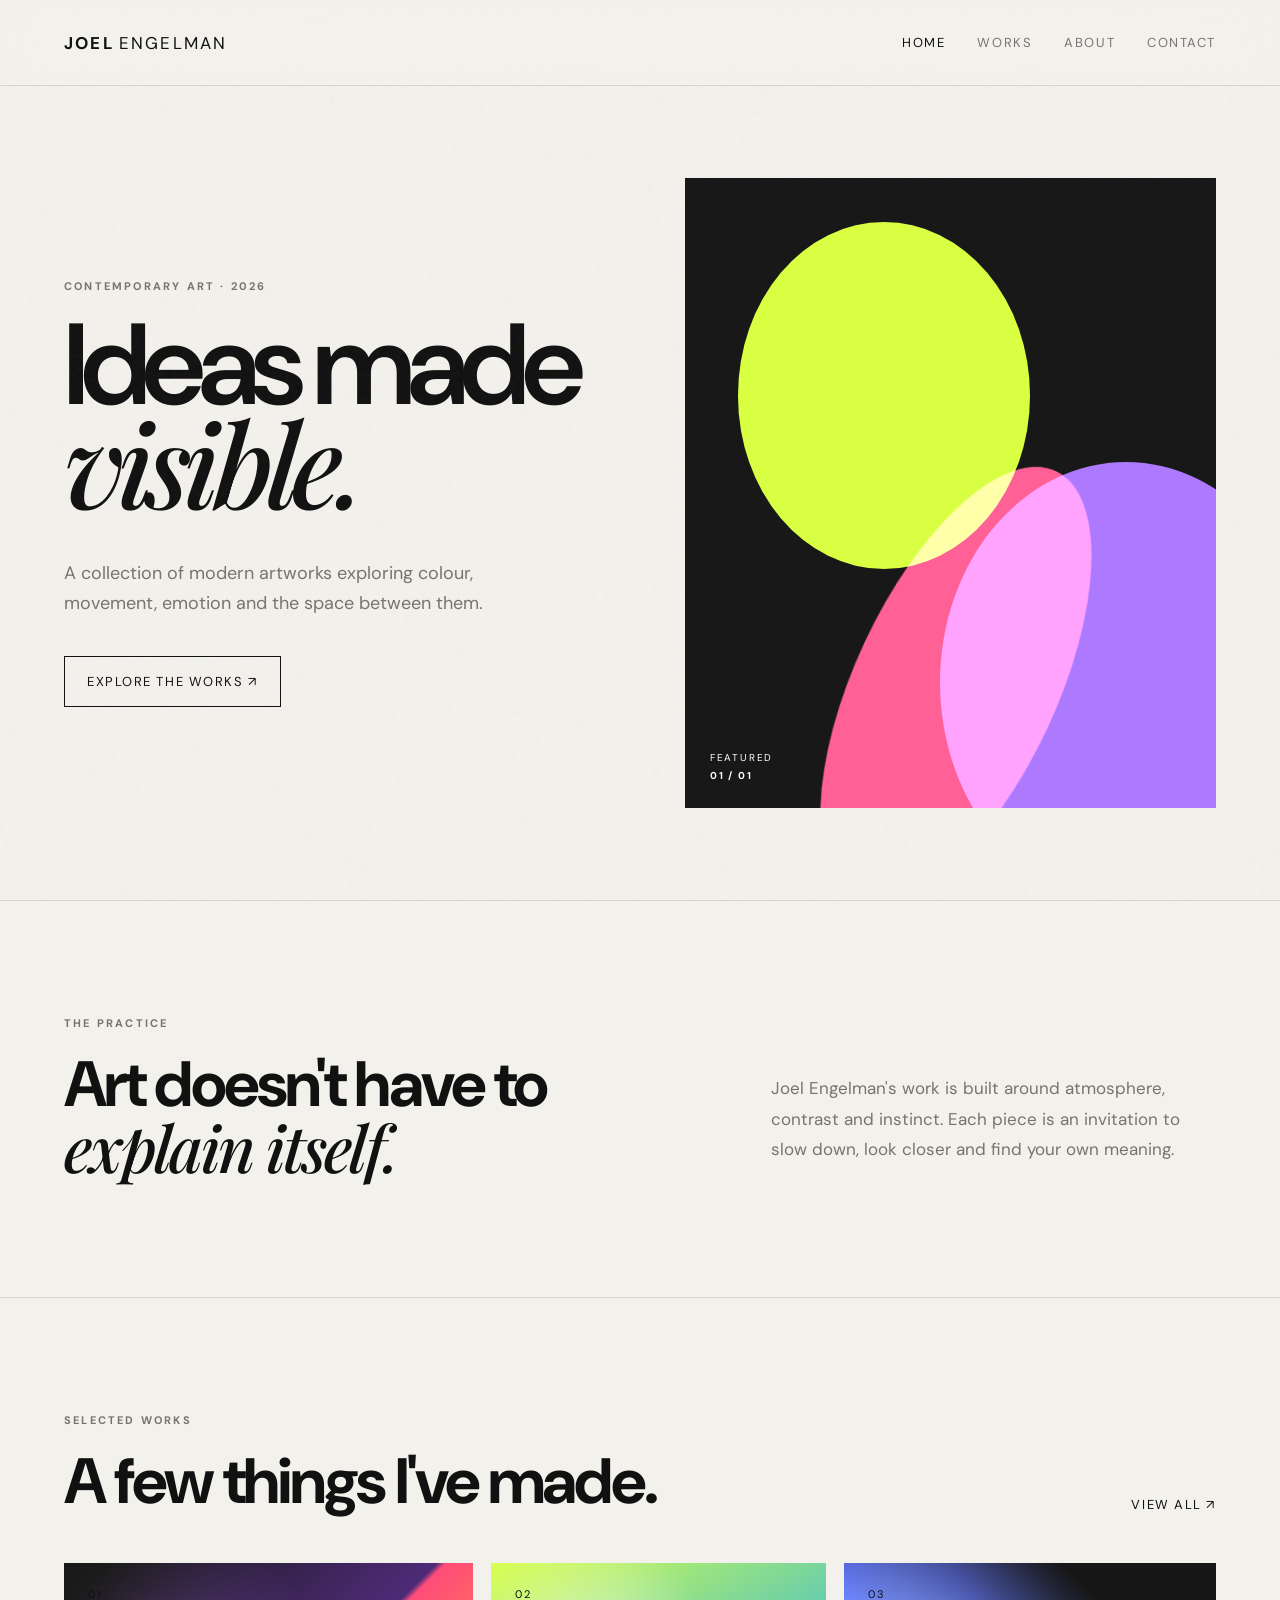
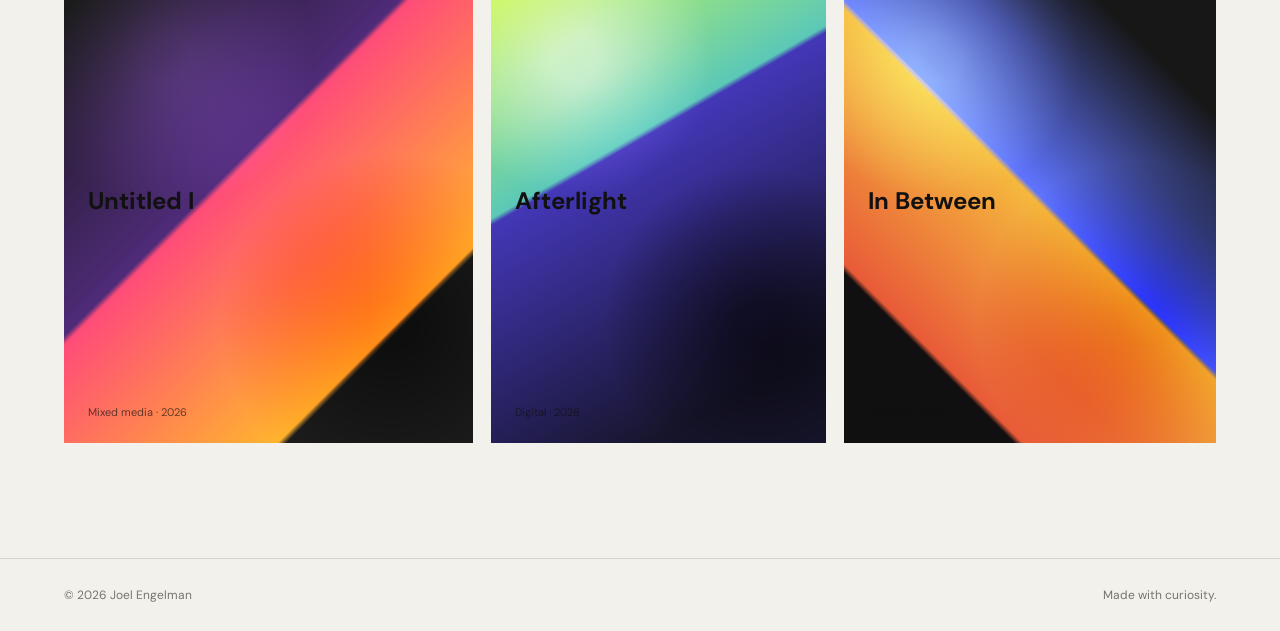
<file: index.html>
<!doctype html>
<html lang="en">
<head>
  <meta charset="utf-8">
  <meta name="viewport" content="width=device-width, initial-scale=1">
  <title>Joel Engelman — Modern Art</title>
  <link rel="icon" href="favicon-dark.svg" media="(prefers-color-scheme: light)">
  <link rel="icon" href="favicon-light.svg" media="(prefers-color-scheme: dark)">
  <link rel="stylesheet" href="styles.css">
</head>
<body>
<header><a href="index.html" class="logo">JOEL<span>ENGELMAN</span></a><button class="menu">MENU</button><nav><a class="active" href="index.html">Home</a><a href="gallery.html">Works</a><a href="about.html">About</a><a href="contact.html">Contact</a></nav></header>
<main>
<section class="hero"><div class="hero-copy reveal"><p class="eyebrow">CONTEMPORARY ART · 2026</p><h1>Ideas made<br><i>visible.</i></h1><p class="lead">A collection of modern artworks exploring colour, movement, emotion and the space between them.</p><a class="button" href="gallery.html">Explore the works ↗</a></div><div class="hero-art reveal delay-1"><div class="shape s1"></div><div class="shape s2"></div><div class="shape s3"></div><div class="hero-caption">FEATURED<br><b>01 / 01</b></div></div></section>
<section class="section intro reveal"><p class="eyebrow">THE PRACTICE</p><div class="two-col"><h2>Art doesn't have to<br><i>explain itself.</i></h2><p>Joel Engelman's work is built around atmosphere, contrast and instinct. Each piece is an invitation to slow down, look closer and find your own meaning.</p></div></section>
<section class="section"><div class="section-head reveal"><div><p class="eyebrow">SELECTED WORKS</p><h2>A few things I've made.</h2></div><a href="gallery.html">View all ↗</a></div><div class="cards"><a class="art card-a reveal" href="gallery.html"><span>01</span><strong>Untitled I</strong><small>Mixed media · 2026</small></a><a class="art card-b reveal delay-1" href="gallery.html"><span>02</span><strong>Afterlight</strong><small>Digital · 2026</small></a><a class="art card-c reveal delay-2" href="gallery.html"><span>03</span><strong>In Between</strong><small>Abstract · 2026</small></a></div></section>
</main><footer>© 2026 Joel Engelman <span>Made with curiosity.</span></footer><script src="script.js"></script>
</body>
</html>
</file>
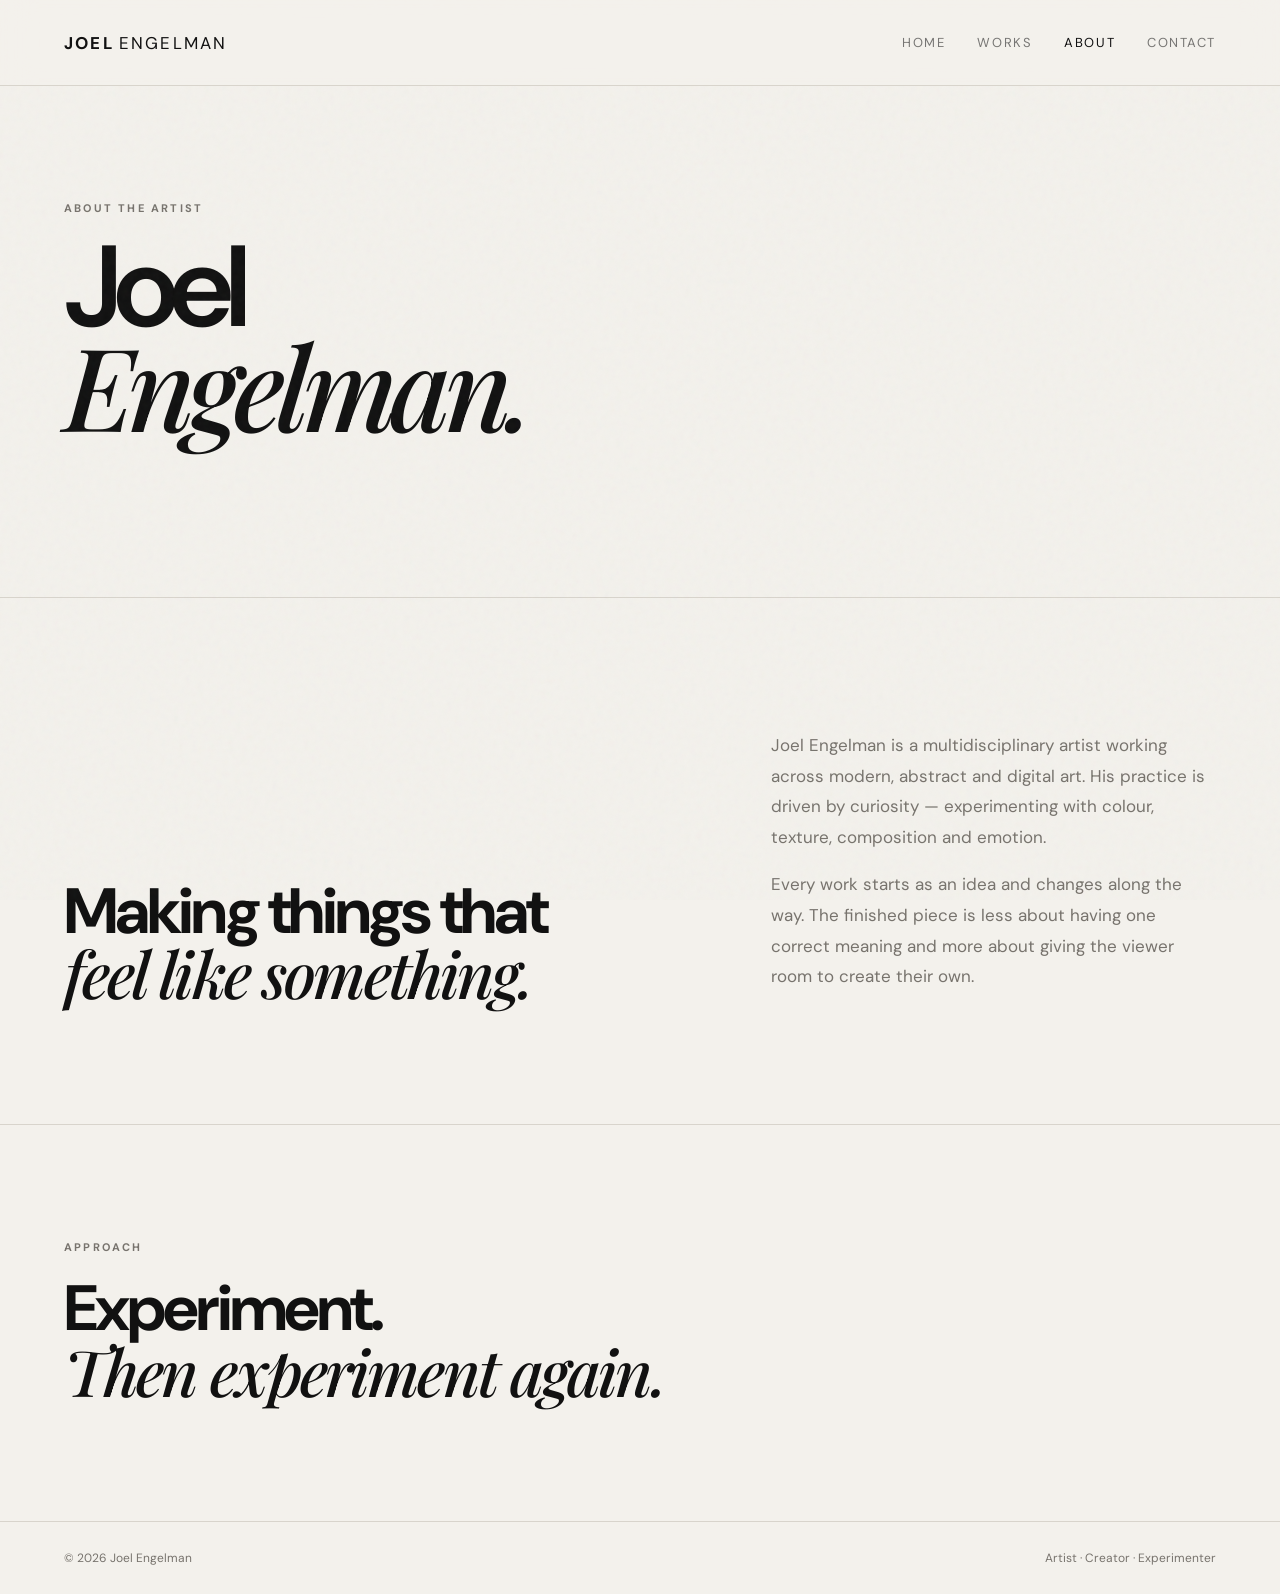
<file: about.html>
<!doctype html><html lang="en"><head><meta charset="utf-8"><meta name="viewport" content="width=device-width,initial-scale=1"><title>About — Joel Engelman</title><link rel="stylesheet" href="styles.css"></head><body><header><a href="index.html" class="logo">JOEL<span>ENGELMAN</span></a><button class="menu">MENU</button><nav><a href="index.html">Home</a><a href="gallery.html">Works</a><a class="active" href="about.html">About</a><a href="contact.html">Contact</a></nav></header><main><section class="section page-title reveal"><p class="eyebrow">ABOUT THE ARTIST</p><h1>Joel<br><i>Engelman.</i></h1></section><section class="section intro reveal"><div class="two-col"><h2>Making things that<br><i>feel like something.</i></h2><div><p>Joel Engelman is a multidisciplinary artist working across modern, abstract and digital art. His practice is driven by curiosity — experimenting with colour, texture, composition and emotion.</p><p>Every work starts as an idea and changes along the way. The finished piece is less about having one correct meaning and more about giving the viewer room to create their own.</p></div></div></section><section class="section reveal"><p class="eyebrow">APPROACH</p><h2>Experiment.<br><i>Then experiment again.</i></h2></section></main><footer>© 2026 Joel Engelman <span>Artist · Creator · Experimenter</span></footer><script src="script.js"></script></body></html>
</file>
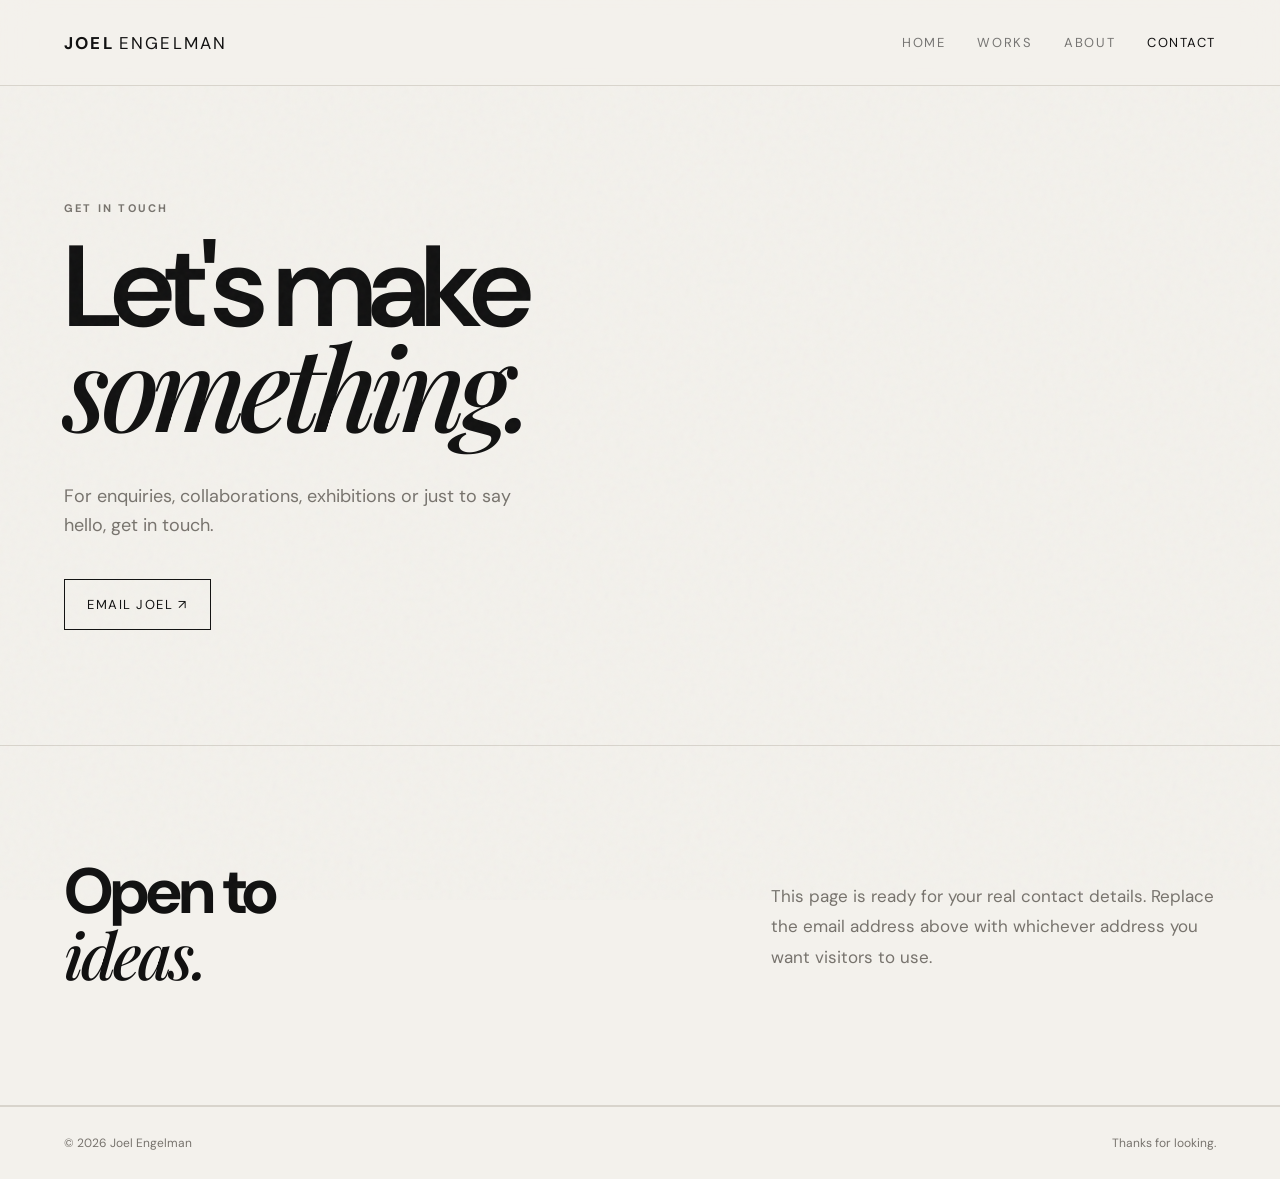
<file: contact.html>
<!doctype html><html lang="en"><head><meta charset="utf-8"><meta name="viewport" content="width=device-width,initial-scale=1"><title>Contact — Joel Engelman</title><link rel="stylesheet" href="styles.css"></head><body><header><a href="index.html" class="logo">JOEL<span>ENGELMAN</span></a><button class="menu">MENU</button><nav><a href="index.html">Home</a><a href="gallery.html">Works</a><a href="about.html">About</a><a class="active" href="contact.html">Contact</a></nav></header><main><section class="section page-title reveal"><p class="eyebrow">GET IN TOUCH</p><h1>Let's make<br><i>something.</i></h1><p class="lead">For enquiries, collaborations, exhibitions or just to say hello, get in touch.</p><a class="button" href="mailto:hello@joelengelman.com">Email Joel ↗</a></section><section class="section intro reveal"><div class="two-col"><h2>Open to<br><i>ideas.</i></h2><p>This page is ready for your real contact details. Replace the email address above with whichever address you want visitors to use.</p></div></section></main><footer>© 2026 Joel Engelman <span>Thanks for looking.</span></footer><script src="script.js"></script></body></html>
</file>
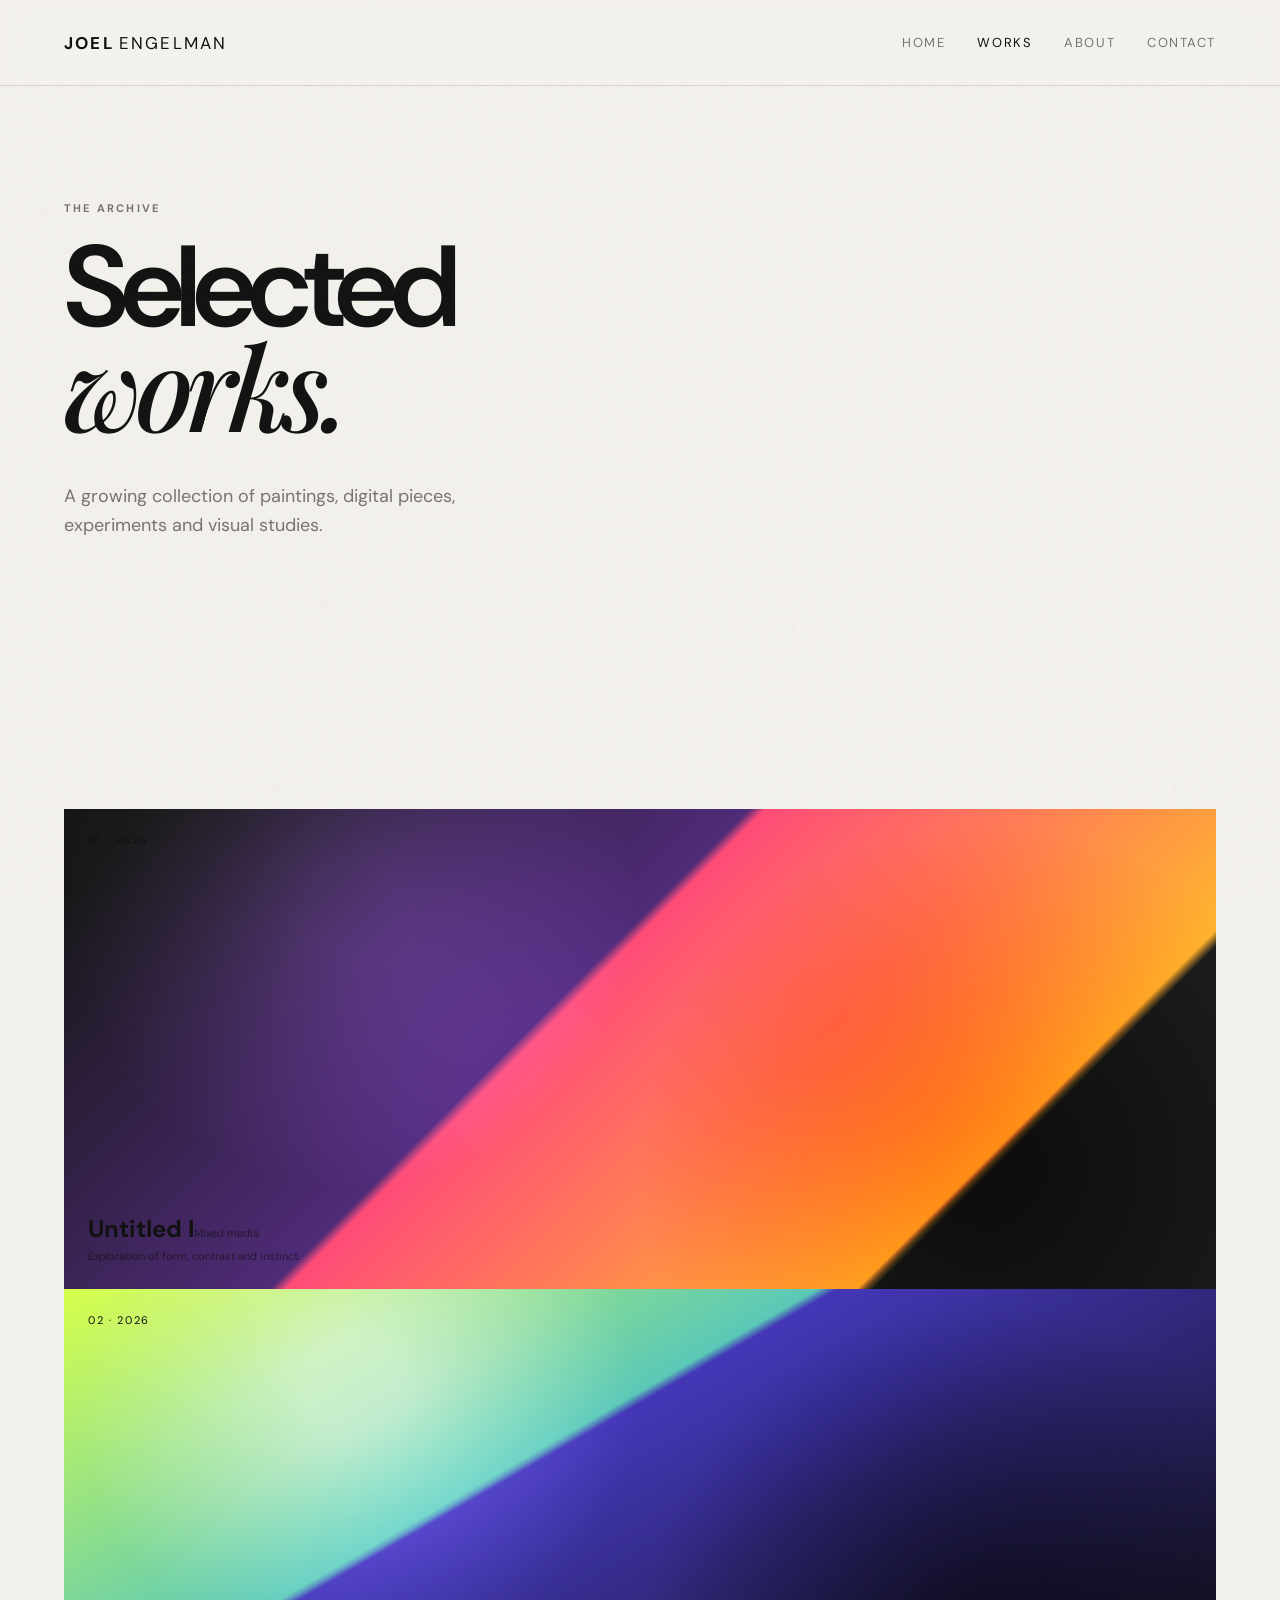
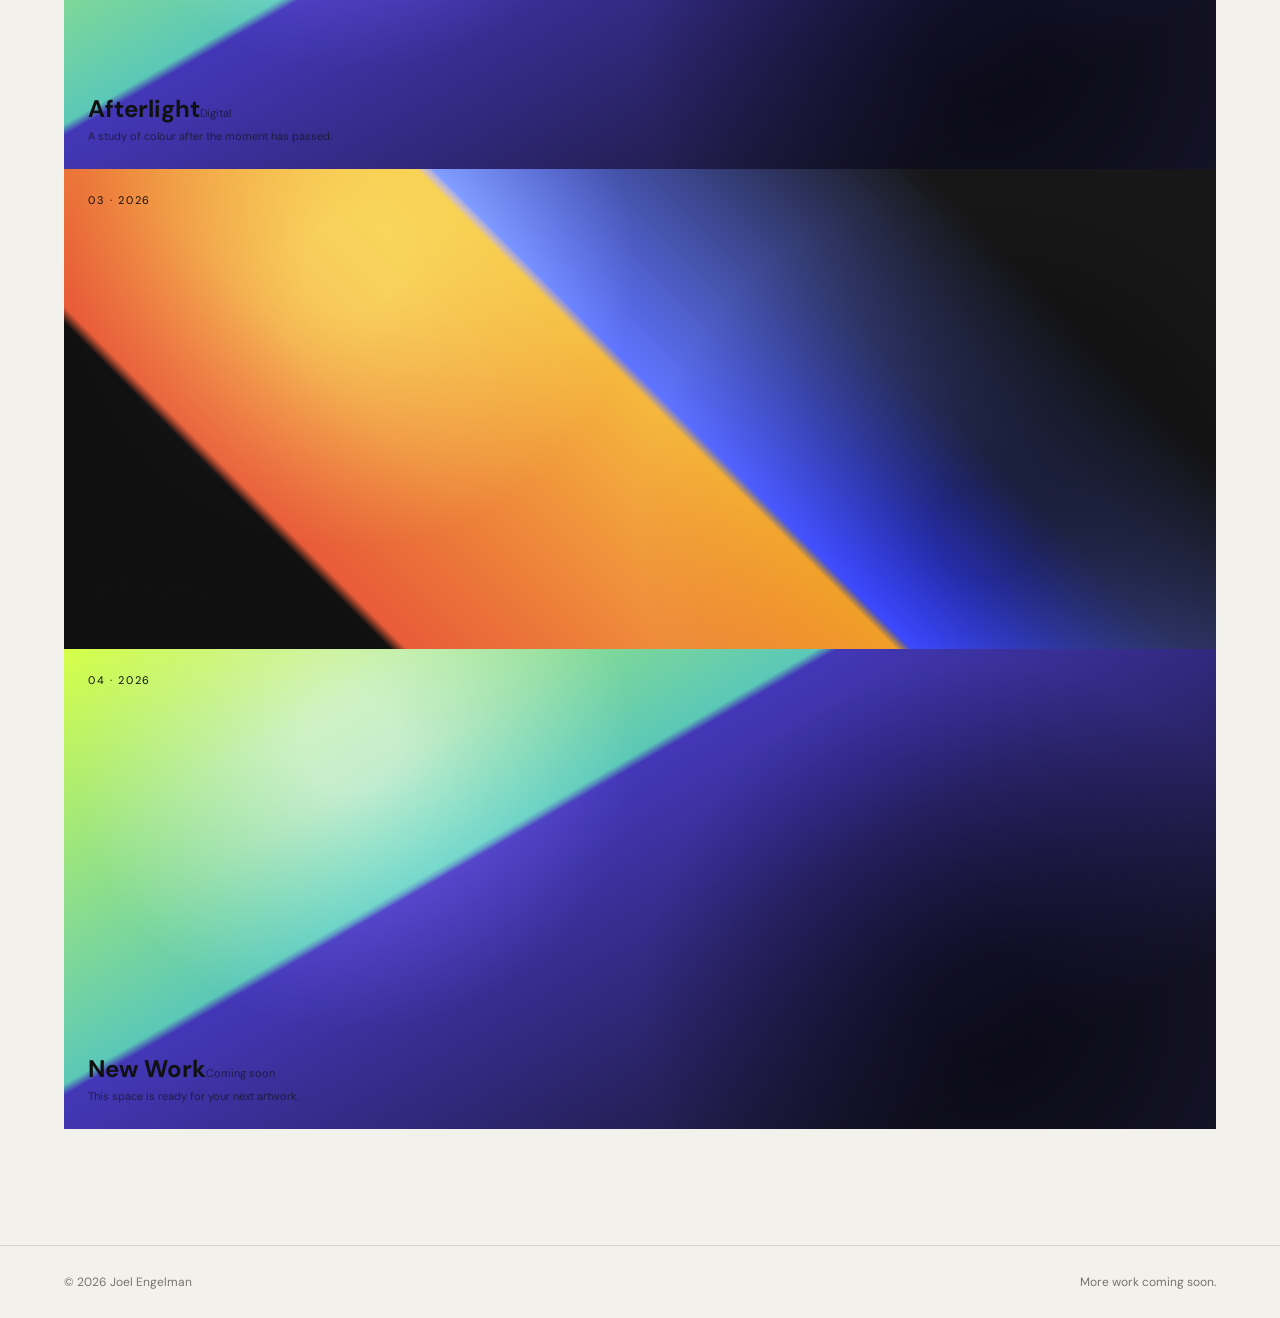
<file: gallery.html>
<!doctype html><html lang="en"><head><meta charset="utf-8"><meta name="viewport" content="width=device-width,initial-scale=1"><title>Works — Joel Engelman</title><link rel="stylesheet" href="styles.css"></head><body><header><a href="index.html" class="logo">JOEL<span>ENGELMAN</span></a><button class="menu">MENU</button><nav><a href="index.html">Home</a><a class="active" href="gallery.html">Works</a><a href="about.html">About</a><a href="contact.html">Contact</a></nav></header><main><section class="section page-title reveal"><p class="eyebrow">THE ARCHIVE</p><h1>Selected<br><i>works.</i></h1><p class="lead">A growing collection of paintings, digital pieces, experiments and visual studies.</p></section><section class="section gallery"><article class="art card-a reveal"><span>01 · 2026</span><div><strong>Untitled I</strong><small>Mixed media<br>Exploration of form, contrast and instinct.</small></div></article><article class="art card-b reveal delay-1"><span>02 · 2026</span><div><strong>Afterlight</strong><small>Digital<br>A study of colour after the moment has passed.</small></div></article><article class="art card-c reveal delay-2"><span>03 · 2026</span><div><strong>In Between</strong><small>Abstract<br>Somewhere between structure and chaos.</small></div></article><article class="art card-b reveal"><span>04 · 2026</span><div><strong>New Work</strong><small>Coming soon<br>This space is ready for your next artwork.</small></div></article></section></main><footer>© 2026 Joel Engelman <span>More work coming soon.</span></footer><script src="script.js"></script></body></html>
</file>
<file: styles.css>
@import url('https://fonts.googleapis.com/css2?family=DM+Sans:wght@400;500;600;700&family=Playfair+Display:ital,wght@0,500;0,600;1,500&display=swap');
:root{--bg:#f3f1ec;--ink:#111;--muted:#77736d;--line:#d8d4cc;--accent:#c7ff45}*{box-sizing:border-box}html{scroll-behavior:smooth}body{margin:0;background:var(--bg);color:var(--ink);font-family:'DM Sans',Arial,sans-serif}body:before{content:'';position:fixed;inset:0;pointer-events:none;opacity:.035;background-image:url("data:image/svg+xml,%3Csvg viewBox='0 0 160 160' xmlns='http://www.w3.org/2000/svg'%3E%3Cfilter id='n'%3E%3CfeTurbulence type='fractalNoise' baseFrequency='.9' numOctaves='3' stitchTiles='stitch'/%3E%3C/filter%3E%3Crect width='100%25' height='100%25' filter='url(%23n)'/%3E%3C/svg%3E")}a{color:inherit;text-decoration:none}header{height:86px;padding:0 5vw;display:flex;align-items:center;justify-content:space-between;border-bottom:1px solid var(--line);position:relative;z-index:5;background:rgba(243,241,236,.82);backdrop-filter:blur(16px)}.logo{font-size:17px;font-weight:700;letter-spacing:.13em}.logo span{font-weight:400;margin-left:5px}.menu{display:none}nav{display:flex;gap:32px;font-size:13px;text-transform:uppercase;letter-spacing:.12em}nav a{opacity:.55;transition:.3s}nav a:hover,nav a.active{opacity:1}.hero{min-height:calc(100vh - 86px);padding:7vw 5vw;display:grid;grid-template-columns:1fr 1fr;gap:7vw;align-items:center}.eyebrow{font-size:11px;letter-spacing:.2em;font-weight:700;margin:0 0 24px;color:var(--muted)}h1{font-size:clamp(60px,9vw,138px);line-height:.84;letter-spacing:-.065em;margin:0 0 40px;font-weight:600}h1 i,h2 i{font-family:'Playfair Display',serif;font-weight:500}h2{font-size:clamp(38px,5vw,72px);line-height:.96;letter-spacing:-.045em;margin:0}.lead{max-width:460px;font-size:18px;line-height:1.65;color:var(--muted);margin-bottom:38px}.button{display:inline-block;padding:16px 22px;border:1px solid var(--ink);font-size:13px;text-transform:uppercase;letter-spacing:.12em;transition:.35s}.button:hover{background:var(--ink);color:white;transform:translateY(-3px)}.hero-art{height:min(650px,70vh);min-height:440px;position:relative;overflow:hidden;background:#181818}.shape{position:absolute;border-radius:50%;filter:blur(.2px);transition:transform 1s cubic-bezier(.2,.8,.2,1)}.s1{width:55%;height:55%;background:#d8ff42;left:10%;top:7%}.s2{width:70%;height:70%;background:#a36bff;right:-18%;bottom:-15%;mix-blend-mode:screen}.s3{width:38%;height:75%;background:#ff4f8b;left:32%;bottom:-18%;transform:rotate(25deg);mix-blend-mode:screen}.hero-art:hover .s1{transform:translate(20px,-15px) scale(1.06)}.hero-art:hover .s2{transform:translate(-25px,10px) scale(1.05)}.hero-art:hover .s3{transform:rotate(35deg) translate(15px,-10px)}.hero-caption{position:absolute;left:25px;bottom:23px;color:white;font-size:10px;letter-spacing:.18em;line-height:1.8}.section{padding:9vw 5vw}.intro{border-top:1px solid var(--line);border-bottom:1px solid var(--line)}.two-col{display:grid;grid-template-columns:1.3fr 1fr;gap:10vw;align-items:end}.two-col p{font-size:17px;line-height:1.8;color:var(--muted);max-width:470px}.section-head{display:flex;justify-content:space-between;align-items:end;margin-bottom:50px}.section-head>a{font-size:13px;text-transform:uppercase;letter-spacing:.12em}.cards{display:grid;grid-template-columns:1.1fr .9fr 1fr;gap:18px}.art{min-height:480px;padding:24px;display:flex;flex-direction:column;justify-content:space-between;overflow:hidden;position:relative;transition:transform .5s cubic-bezier(.2,.8,.2,1)}.art:hover{transform:translateY(-8px)}.art:before{content:'';position:absolute;inset:0;background:radial-gradient(circle at 25% 20%,#fff8 0 5%,transparent 30%),radial-gradient(circle at 80% 75%,#0008 0 5%,transparent 35%);mix-blend-mode:overlay}.art span{font-size:11px;letter-spacing:.15em;position:relative}.art strong,.art small{position:relative}.art strong{font-size:24px}.art small{font-size:11px;opacity:.65;margin-top:5px}.card-a{background:linear-gradient(135deg,#171717 5%,#4f2b78 42%,#ff4c78 43%,#ffb52e 78%,#1d1d1d 79%)}.card-b{background:linear-gradient(150deg,#d7ff4b,#5bc8b7 38%,#4337b7 39%,#17152c 85%)}.card-c{background:linear-gradient(45deg,#101010 20%,#e85b38 21%,#f5b83d 51%,#5f74ff 52%,#171717 82%)}footer{padding:28px 5vw;border-top:1px solid var(--line);display:flex;justify-content:space-between;color:var(--muted);font-size:12px}.reveal{opacity:0;transform:translateY(25px);transition:opacity .8s ease,transform .8s ease}.reveal.visible{opacity:1;transform:none}.delay-1{transition-delay:.12s}.delay-2{transition-delay:.24s}@media(max-width:760px){header{height:72px}.menu{display:block;background:none;border:0;font:inherit;font-size:11px;letter-spacing:.15em}nav{display:none;position:absolute;top:72px;left:0;right:0;padding:25px 5vw;background:var(--bg);border-bottom:1px solid var(--line);flex-direction:column;gap:20px}nav.open{display:flex}.hero{grid-template-columns:1fr;padding-top:14vw;gap:12vw}.hero-art{height:65vh;min-height:400px}.two-col,.cards{grid-template-columns:1fr}.art{min-height:420px}.section-head{align-items:start;gap:25px;flex-direction:column}footer{gap:15px;flex-direction:column}}
</file>
